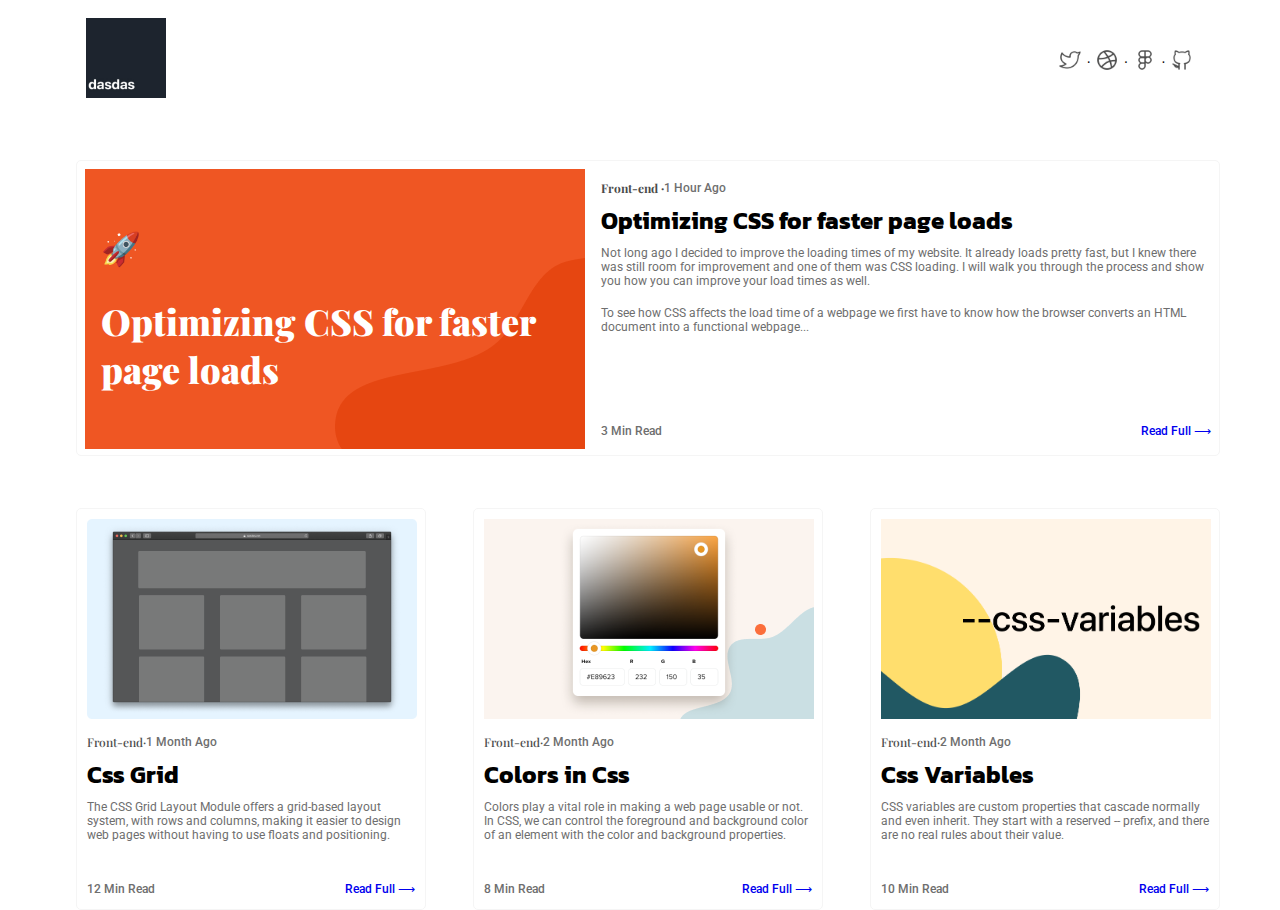
<file: corn/simpleBlogHomePage/index.html>
<!DOCTYPE html>
<html lang="en">

<head>
  <meta charset="utf-8" />
  <title>Simple Blog Home Page</title>
  <link rel="stylesheet" href="styles.css" />
  <link rel="preconnect" href="https://fonts.googleapis.com">
  <link rel="preconnect" href="https://fonts.gstatic.com" crossorigin>
  <link href="https://fonts.googleapis.com/css2?family=Playfair+Display:wght@900&display=swap" rel="stylesheet">
  <link href="https://fonts.googleapis.com/css2?family=Roboto:wght@400;500&display=swap" rel="stylesheet">
  <link href="https://fonts.googleapis.com/css2?family=Kanit:wght@900&display=swap" rel="stylesheet">
</head>

<body>
  <header class="header-padding">
    <a href="./"><img src="./img/logo.png" alt="dasdas" height="80px" width="80px"></a>
    <div class="social">
      <a href="https://twitter.com/"><img src="./img/twitter.png" alt="twitter" height="24px" width="24px"></a>
      &dot;
      <a href="https://dribbble.com/"><img src="./img/dribbble.png" alt="dribbble" height="24px" width="24px"></a>
      &dot;
      <a href="https://figma.com/"><img src="./img/figma.png" alt="figma" height="24px" width="24px"></a>
      &dot;
      <a href="github.com"><img src="./img/github.png" alt="github" height="24px" width="24px"></a>
    </div>
  </header>
  <main>
    <div class="container border">
      <img class="img-optimization-css" src="./img/large1.png" alt="Optimizing CSS for faster
       page loads">
      <div class="rocket">&#128640;</div>
      <div class="optimizing-css">Optimizing CSS for faster
        page loads</div>
      <p class="front-end-big front-end text-big">Front-end &centerdot;<span
          class="time_ago read-full"> 1 Hour Ago</span>
      </p>
      <h2 class="text-big">Optimizing CSS for faster page loads </h2>
      <p class="text text-big">Not long ago I decided to improve the loading times of my website. It
        already loads pretty fast, but I knew there was still room for improvement
        and one of them was CSS loading. I will walk you through the process and
        show you how you can improve your load times as well.</p>
      <br>
      <p class="text text-big">To see how CSS affects the load time of a webpage we first have to know
        how the browser converts an HTML document into a functional webpage...</p>
      <span class="time_ago read-full position-time-ago-big time-ago-float">3 Min Read</span>
      <a class="read-full position-read-full-big read-full-float" href="#">Read Full &#10230;</a>
    </div>
    <div class="position-thee-card">
    <article class="border position first-card">
      <img class="img-wh" src="./img/mini.png" alt="mini">
      <p class="front-end-small front-end">Front-end&centerdot;<span
          class="time_ago read-full">1 Month Ago</span></p>
      <h2>Css Grid</h2>
      <p class="text">The CSS Grid Layout Module offers a grid-based layout system, with rows
        and columns, making it easier to design web pages without having to use
        floats and positioning.</p>
      <span class="time_ago read-full position-time-ago time-ago-float">12 Min Read</span>
      <a class="read-full position-read-full read-full-float" href="#">Read Full &#10230;</a>
    </article>
    <article class="border position position-center-block">
      <img class="img-wh" src="./img/colors-in-css 1.png" alt="color in css">
      <p class="front-end-small front-end">Front-end&centerdot;<span
          class="time_ago read-full">2 Month Ago</span></p>
      <h2>Colors in Css</h2>
      <p class="text">Colors play a vital role in making a web page usable or not. In CSS, we
        can control the foreground and background color of an element with the
        color and background properties.</p>
      <span class="time_ago read-full position-time-ago time-ago-float">8 Min Read</span>
      <a class="read-full position-read-full read-full-float" href="#">Read Full &#10230;</a>
    </article>
    <article class="border position last-card">
      <img class="img-wh" src="./img/css variables.png" alt="css variables">
      <p class="front-end-small front-end">Front-end&centerdot;<span
          class="time_ago read-full">2 Month Ago</span></p>
      <h2>Css Variables</h2>
      <p class="text">CSS variables are custom properties that cascade normally and even
        inherit. They start with a reserved -- prefix, and there are no real
        rules about their value.</p>
      <span class="read-full time_ago position-time-ago time-ago-float">10 Min Read</span>
      <a class="read-full position-read-full read-full-float" href="#">Read Full &#10230;</a>
    </article>
  </div>
  </main>
</body>

</html>
</file>
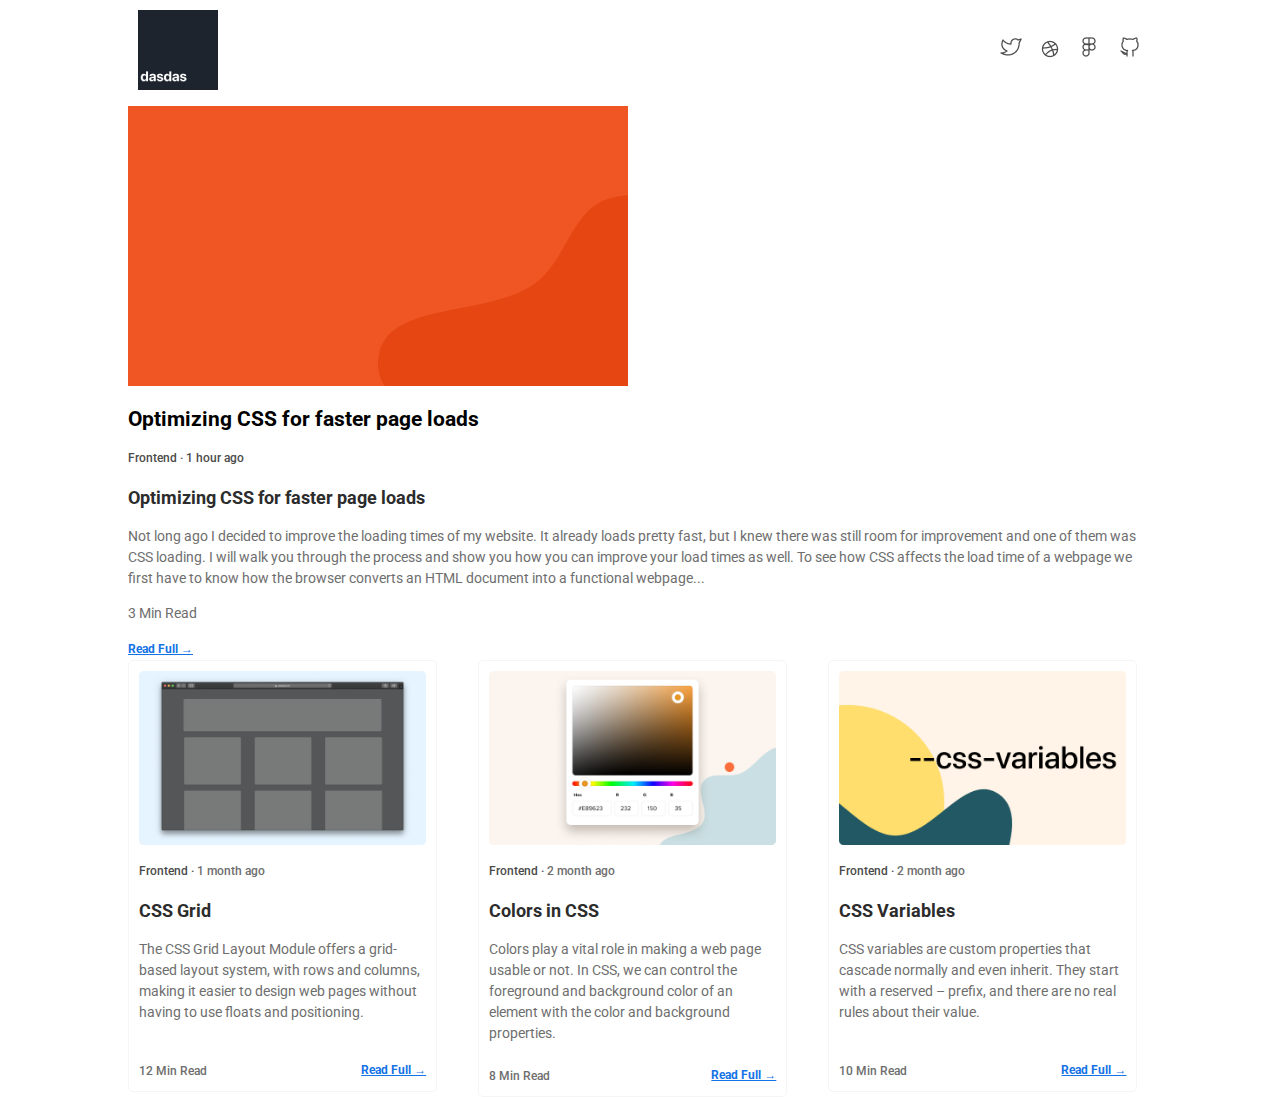
<file: gleb/simpleBlogHomePage/index.html>
<!DOCTYPE html>
<html lang="en">
  <head>
    <meta charset="utf-8" />
    <title>Simple Blog Home Page</title>
    <link rel="preconnect" href="https://fonts.googleapis.com" />
    <link rel="preconnect" href="https://fonts.gstatic.com" crossorigin />
    <link
      href="https://fonts.googleapis.com/css2?family=Playfair+Display:wght@900&family=Roboto:wght@400;700;900&display=swap"
      rel="stylesheet"
    />
    <link rel="stylesheet" href="base.css" />
    <link rel="stylesheet" href="blog.css" />
  </head>
  <body>
    <header class="main">
      <a href="/">
        <img
          src="images/logo.png"
          alt="Simple Blog Home Page Logo"
          title="Simple Blog Home Page Logo"
        />
      </a>
      <nav>
        <ul>
          <li>
            <a
              href="https://twitter.com"
              target="_blank"
              rel="noopener noreferrer"
            >
              <img src="./images/twitter.png" alt="Twitter" title="Twitter" />
            </a>
          </li>
          <li>
            <a
              href="https://dribble.com"
              target="_blank"
              rel="noopener noreferrer"
            >
              <img src="./images/dribble.png" alt="Dribble" title="Dribble" />
            </a>
          </li>
          <li>
            <a
              href="https://figma.com"
              target="_blank"
              rel="noopener noreferrer"
            >
              <img src="./images/figma.png" alt="Figma" title="Figma" />
            </a>
          </li>
          <li>
            <a
              href="https://github.com"
              target="_blank"
              rel="noopener noreferrer"
            >
              <img src="./images/github.png" alt="Github" title="Github" />
            </a>
          </li>
        </ul>
      </nav>
    </header>
    <main>
      <section class="hero-article">
        <h2 class="hidden">Main Article</h2>
        <article>
          <div>
            <img
              src="./images/optimising.png"
              alt="Optimizing CSS for faster page loads Image"
              title="Optimizing CSS for faster page loads Image"
            />
            <h2>Optimizing CSS for faster page loads</h2>
          </div>
          <section>
            <header>
              <h4>Frontend · <time datetime="19:00">1 hour ago</time></h4>
              <h3>Optimizing CSS for faster page loads</h3>
            </header>
            <p>
              Not long ago I decided to improve the loading times of my website.
              It already loads pretty fast, but I knew there was still room for
              improvement and one of them was CSS loading. I will walk you
              through the process and show you how you can improve your load
              times as well. To see how CSS affects the load time of a webpage
              we first have to know how the browser converts an HTML document
              into a functional webpage...
            </p>
          </section>
          <footer>
            <p class="min-read">3 Min Read</p>
            <a href="#" class="link">Read Full &rarr;</a>
          </footer>
        </article>
      </section>
      <section class="articles-list">
        <h2 class="hidden">List of Articles</h2>
        <article class="card">
          <header>
            <img
              src="./images/mini.png"
              alt="CSS Grid Article Image"
              title="CSS Grid Article Image"
            />
            <h4>Frontend · <time datetime="2021-06-01">1 month ago</time></h4>
            <h3>CSS Grid</h3>
          </header>
          <p>
            The CSS Grid Layout Module offers a grid-based layout system, with
            rows and columns, making it easier to design web pages without
            having to use floats and positioning.
          </p>
          <footer>
            <em class="min-read">12 Min Read</em>
            <a href="#">Read Full &rarr;</a>
          </footer>
        </article>
        <article class="card">
          <header>
            <img
              src="./images/colors.png"
              alt="Colors in CSS Image"
              title="Colors in CSS Image"
            />
            <h4>Frontend · <time datetime="2021-05-01">2 month ago</time></h4>
            <h3>Colors in CSS</h3>
          </header>
          <p>
            Colors play a vital role in making a web page usable or not. In CSS,
            we can control the foreground and background color of an element
            with the color and background properties.
          </p>
          <footer>
            <em class="min-read">8 Min Read</em>
            <a href="#">Read Full &rarr;</a>
          </footer>
        </article>
        <article class="card">
          <header>
            <img
              src="./images/vars.png"
              alt="CSS Variables Image"
              title="CSS Variables Image"
            />
            <h4>Frontend · <time datetime="2021-05-01">2 month ago</time></h4>
            <h3>CSS Variables</h3>
          </header>
          <p>
            CSS variables are custom properties that cascade normally and even
            inherit. They start with a reserved – prefix, and there are no real
            rules about their value.
          </p>
          <footer>
            <em class="min-read">10 Min Read</em>
            <a href="#">Read Full &rarr;</a>
          </footer>
        </article>
      </section>
    </main>
  </body>
</html>
</file>
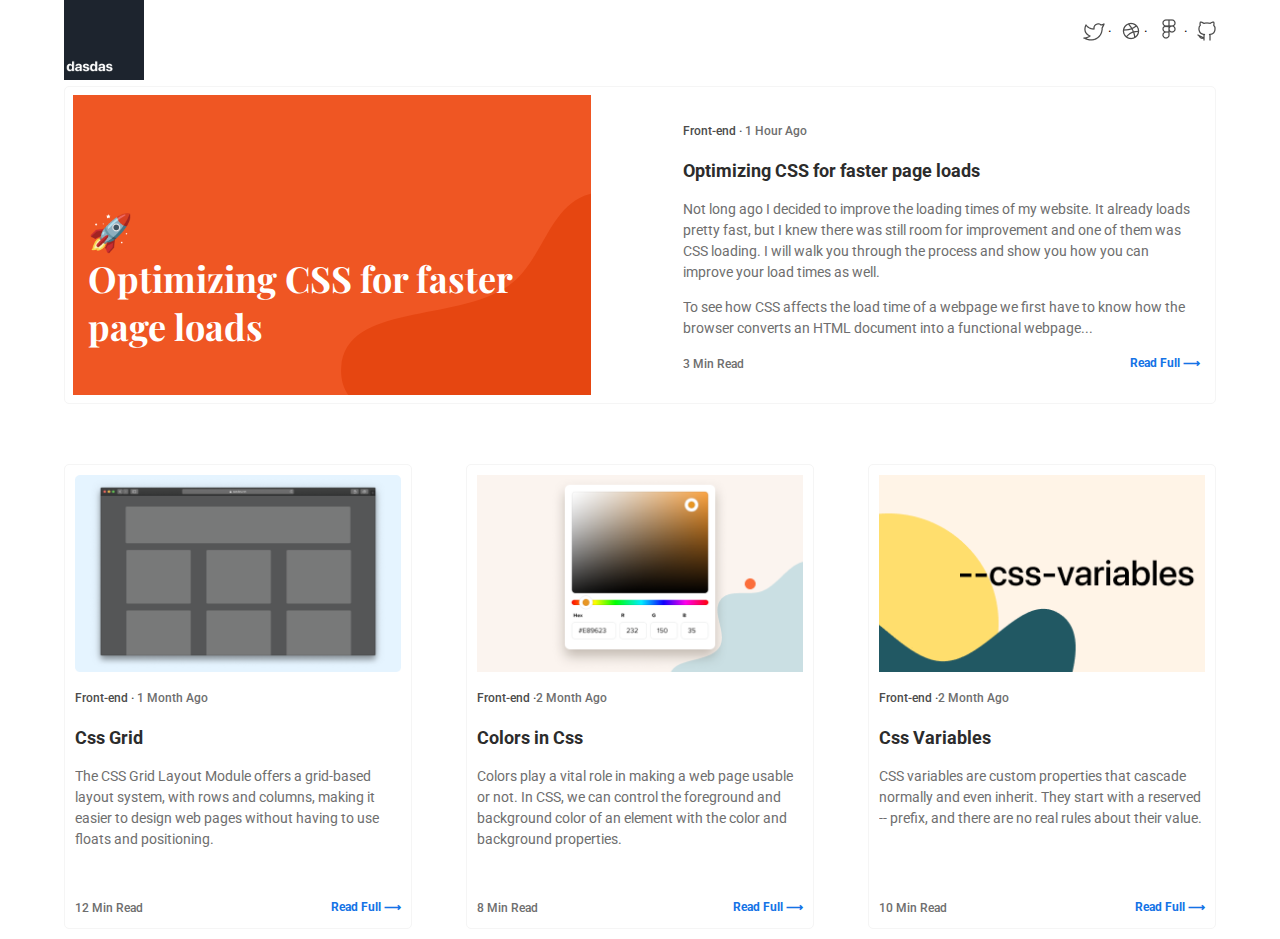
<file: juri/simpleBlogHomePage/index.html>
<!DOCTYPE html>
<html lang="en">
  <head>
    <meta name="viewport" content="width=device-width,initial-scale=1" />
    <meta charset="utf-8" />
    <title>Simple Blog Home Page</title>
    <link rel="stylesheet" href="styles.css" />
    <link rel="stylesheet" href="responsive.css" />
    <link rel="preconnect" href="https://fonts.googleapis.com" />
    <link rel="preconnect" href="https://fonts.gstatic.com" crossorigin />
    <link
      href="https://fonts.googleapis.com/css2?family=Playfair+Display:wght@900&family=Roboto:wght@400;700&display=swap"
      rel="stylesheet"
    />
  </head>
  <body>
    <header class="header">
      <a href="/">
        <img
          src="logo.svg"
          alt="Simple Blog Home Page Logo"
          title="Simple Blog Home Page Logo"
        />
      </a>
      <nav>
        <ul>
          <li>
            <a
              href="https://twitter.com/"
              target="_blank"
              rel="noopener noreferrer"
            >
              <img src="twitter.png" alt="twitter" title="twitter" />
            </a>
          </li>
          &dot;
          <li>
            <a
              href="https://twitter.com/"
              target="_blank"
              rel="noopener noreferrer"
            >
              <img src="dribbble.png" alt="Drible" title="drible" />
            </a>
          </li>
          &dot;
          <li>
            <a
              href="https://figma.com/"
              target="_blank"
              rel="noopener noreferrer"
            >
              <img src="figma.png" alt="Figma" title="figma" />
            </a>
          </li>
          &dot;
          <li>
            <a
              href="https://github.com/yogahub"
              target="_blank"
              rel="noopener noreferrer"
            >
              <img src="github.png" alt="GitHub" title="github" />
            </a>
          </li>
        </ul>
      </nav>
    </header>
    <main>
      <section class="main-article">
        <h2 class="hidden">Main Article</h2>
        <article class="bg-card">
          <div class="img-main-article">
            <h2>
              <div>🚀</div>
              Optimizing CSS for faster page loads
            </h2>
          </div>
          <section class="main-article-text">
            <header>
              <h4>
                Front-end &centerdot; <time datetime="19:00">1 Hour Ago</time>
              </h4>
              <h3>Optimizing CSS for faster page loads</h3>
            </header>
            <p>
              Not long ago I decided to improve the loading times of my website.
              It already loads pretty fast, but I knew there was still room for
              improvement and one of them was CSS loading. I will walk you
              through the process and show you how you can improve your load
              times as well.
            </p>
            <p>
              To see how CSS affects the load time of a webpage we first have to
              know how the browser converts an HTML document into a functional
              webpage...
            </p>
            <footer>
              <em class="min-read">3 Min Read</em>
              <a href="#">Read Full &#10230;</a>
            </footer>
          </section>
        </article>
      </section>
      <section class="articles-list">
        <h2 class="hidden">List</h2>
        <article class="card">
          <header>
            <img
              src="css_grid.png"
              alt="CSS Grid Article Image"
              title="CSS Grid Article Image"
            />
            <h4>
              Front-end &centerdot;
              <time datetime="2021-07-08">1 Month Ago</time>
            </h4>
            <h3>Css Grid</h3>
          </header>
          <p>
            The CSS Grid Layout Module offers a grid-based layout system, with
            rows and columns, making it easier to design web pages without
            having to use floats and positioning.
          </p>
          <footer>
            <em class="min-read">12 Min Read</em>
            <a href="#">Read Full &#10230;</a>
          </footer>
        </article>
        <article class="card">
          <header>
            <img
              src="colors_css.png"
              alt="Colors in CSS Image"
              title="Colors in CSS Image"
            />
            <h4>
              Front-end &centerdot;<time datetime="2021-07-08"
                >2 Month Ago</time
              >
            </h4>
            <h3>Colors in Css</h3>
          </header>
          <p>
            Colors play a vital role in making a web page usable or not. In CSS,
            we can control the foreground and background color of an element
            with the color and background properties.
          </p>
          <footer>
            <em class="min-read">8 Min Read</em>
            <a href="#">Read Full &#10230;</a>
          </footer>
        </article>
        <article class="card">
          <header>
            <img
              src="css_variables.png"
              alt="CSS Variables Image"
              title="CSS Variables Image"
            />
            <h4>
              Front-end &centerdot;<time datetime="2021-07-08"
                >2 Month Ago</time
              >
            </h4>
            <h3>Css Variables</h3>
          </header>
          <p>
            CSS variables are custom properties that cascade normally and even
            inherit. They start with a reserved -- prefix, and there are no real
            rules about their value.
          </p>
          <footer>
            <em class="min-read">10 Min Read</em>
            <a href="#">Read Full &#10230;</a>
          </footer>
        </article>
      </section>
    </main>
  </body>
</html>
</file>
<file: corn/simpleBlogHomePage/styles.css>
:root {
  --h2-font-family: "Kanit", serif;
  --html-background-color: #fff;
  --rocket-size: 48px;
  --rocket-width: var(--rocket-size);
  --rocket-height: var(--rocket-size);
  --front-end-optimizing-css-font-family: "Playfair Display", serif;
  --optimizing-css-color: #ffffff;
  --border: 1px solid #f5f5f5;
  --read-full-text-font-family: "Roboto", serif;
  --text-ago-text-color: #6e6e6e;
  --front-end-color: #4b4b4b;
}

.container,
.container--css-variables {
  position: relative;
}

.container {
  height: 296px;
  margin-top: 48px;
  padding: 8px;
}

.container,
.header-padding,
.position {
  box-sizing: border-box;
}

.container,
html,
.position-thee-card {
  width: 1144px;
}

.header-padding,
.position {
  padding: 10px;
}

a {
  text-decoration: none;
}

h2 {
  font-family: var(--h2-font-family);
  margin: 8px 0px;
}

html {
  height: 100px;
  margin: 0 auto;
  background-color: var(--html-background-color);
}

.rocket,
.optimizing-css {
  position: absolute;
}

.rocket,
.text-big,
.front-end-small {
  display: flex;
}

.rocket {
  width: var(--rocket-width);
  height: var(--rocket-height);
  left: 24px;
  top: 64px;
  line-height: 57px;
  align-items: center;
  font-size: 200%;
}

.front-end,
.optimizing-css {
  font-family: var(--front-end-optimizing-css-font-family);
}

.optimizing-css {
  width: 434px;
  height: 96px;
  left: 24px;
  top: 136px;
  font-style: normal;
  font-weight: 900;
  font-size: 36px;
  line-height: 48px;
  color: var(--optimizing-css-color);
}

.border {
  border: var(--border);
  border-radius: 5px;
}

.img-optimization-css {
  width: 500px;
  height: 280px;
  float: left;
  box-sizing: content-box;
}

.img-wh {
  width: 330px;
  height: 200px;
}

.social {
  margin-top: 30px;
}

.position {
  width: 350px;
  height: 402px;
}

.first-card {
  margin-right: 43px;
}

.position-thee-card {
  margin-top: 52px;
}

.front-end-big {
  font-weight: 700;
}

.read-full,
.text,
.front-end {
  font-size: 12px;
  line-height: 14px;
}

.read-full,
.text {
  font-family: var(--read-full-text-font-family);
}

.time_ago,
.text {
  color: var(--text-ago-text-color);
}

.text {
  font-weight: 400;
  margin: 0;
}

.text-big {
  padding-left: 16px;
}

.front-end-small,
.read-full {
  font-weight: 500;
}

.front-end {
  color: var(--front-end-color);
  margin-bottom: 0;
}

.position-read-full-big,
.position-time-ago-big {
  margin-top: 90px;
}

.read-full-float,
.last-card,
.social {
  float: right;
}

.position-read-full,
.position-time-ago {
  margin-top: 40px;
}

.position-time-ago-big {
  margin-left: 16px;
}

.time-ago-float,
.position {
  display: inline-block;
}
</file>
<file: gleb/simpleBlogHomePage/base.css>
:root {
  --font-family-playfair: "Playfair Display", serif;
  --font-family-roboto: "Roboto", sans-serif;
  --base-line-height: 21px;

  --color-black: #2c2c2c;
  --color-black-20: #6e6e6e;
  --color-black-30: #4b4b4b;
  --color-blue: #1473e6;
  --color-gray: #f5f5f5;

  font-size: 14px;
  font-family: var(--font-family-roboto);
  font-weight: 400;
  line-height: var(--base-line-height);
}

/*--- COMMON ---*/
body {
  margin: 0 10% 0 10%;
}

ul {
  margin: 0;
  list-style: none;
}

/*--- TYPOGRAPHY ---*/
h3 {
  font-weight: 700;
  font-size: 1.285rem;
  color: var(--color-black);
}

h4 {
  font-weight: 500;
  font-size: 0.85rem;
  color: var(--color-black-30);
}

p {
  color: var(--color-black-20);
}

.link {
  color: var(--color-blue);
  font-weight: 700;
  font-size: 0.857rem;
}

/*--- UTILS ---*/
.hidden {
  position: absolute;
  top: -9999px;
  left: -9999px;
}

.clear {
  clear: both;
}
</file>
<file: gleb/simpleBlogHomePage/blog.css>
/*--- HEADER ---*/
header.main {
  padding: 10px;
  clear: both;
}

header.main nav {
  float: right;
  padding: 25px 0;
}

header.main nav ul li {
  display: inline-block;
  margin-left: 1em;
}

/*--- HERO ARTICLE ---*/
/*--- TODO ---*/

/*--- ARTICLE CARD ---*/
article.card {
  border: 1px solid var(--color-gray);
  border-radius: 5px;
}

article.card header {
  margin: 10px 10px 0 10px;
}

article.card header img {
  display: block;
  width: 100%;
}

article.card header h4 {
  margin: 16px 0 8px 0;
}

article.card header h4 time {
  color: var(--color-black-20);
}

article.card p {
  margin: 8px 10px 21px 10px;
  display: -webkit-box;
  -webkit-line-clamp: 5;
  -webkit-box-orient: vertical;
  overflow: hidden;
  min-height: 100px;
}

article.card footer {
  margin: 0 10px 10px 10px;
}

article.card footer .min-read {
  color: var(--color-black-20);
  font-size: 0.857rem;
  font-weight: 500;
  font-style: normal;
  line-height: 14px;
}

article.card footer a {
  color: var(--color-blue);
  font-weight: 700;
  font-size: 0.857rem;
  display: block;
  float: right;
}

/*--- ARTICLE LIST ---*/

.articles-list article.card {
  float: left;
  width: 30%;
}

.articles-list article.card:nth-child(3) {
  margin: 0 4%;
}
</file>
<file: juri/simpleBlogHomePage/styles.css>
:root {
  --font-family-roboto: "Roboto", sans-serif;
  --font-family-playfair: "Playfair Display", serif;
  --base-line-height: 21px;
  --color-black: #2c2c2c;
  --color-white: #ffffff;
  --color-black-20: #6e6e6e;
  --color-black-30: #4b4b4b;
  --color-blue-link: #1473e6;
  --color-border-gray: #f5f5f5;

  font-family: var(--font-family-roboto);
  font-size: 14px;
  font-weight: 400;
  line-height: var(--base-line-height);
  --article-card-lines: 4;
  --main-article-card-lines: 7;
}

/*--COMMON--*/
body {
  width: 90%;
  margin: 0 auto;
}

ul {
  margin: 0;
  list-style: none;
}

/*--TYPOGRAPHY--*/
h2 {
  font-family: var(--font-family-playfair);
  line-height: calc(var(--base-line-height) * 2.285);
  font-size: 2.571rem;
}

h3 {
  font-weight: 700;
  font-size: 1.285rem;
  color: var(--color-black);
}

h4 {
  font-weight: 500;
  font-size: 0.857rem;
  color: var(--color-black-30);
}

p {
  color: var(--color-black-20);
}

.link {
  color: var(--color-blue);
  font-weight: 700;
  font-size: 0.57rem;
}

/*--UTILS--*/
.hidden {
  position: absolute;
  top: -9999px;
  left: -9999px;
}

/*--HEADER--*/

header.header nav {
  float: right;
  padding: 17px 0px;
}

header.header nav ul li {
  display: inline-block;
  margin-left: 0.5em;
}

/*--MAIN ARTICLE--*/
.bg-card {
  display: flex;
  flex-direction: row;
  flex-wrap: wrap;
  justify-content: space-between;
  align-items: center;
}

section.main-article {
  border: 1px solid;
  border-radius: 5px;
  color: var(--color-border-gray);
  margin-bottom: 60px;
}

section.main-article .img-main-article {
  position: relative;
  background: orange url(img_header_background.svg) no-repeat;
  background-size: cover;
  width: 45%;
  height: 300px;
  margin: 8px;
}

section.main-article .img-main-article h2 {
  color: var(--color-white);
  position: absolute;
  bottom: 15px;
  left: 15px;
}

section.main-article-text {
  margin: 10px 15px 15px 15px;
  float: right;
  width: 45%;
}

section.main-article-text header time {
  color: var(--color-black-20);
}

section.main-article-text header h4 {
  margin: 10px 0 8px 0;
}

section.main-article p {
  display: -webkit-box;
  -webkit-line-clamp: 7;
  -webkit-box-orient: vertical;
  overflow: hidden;
  min-height: calc(var(--line-height-base) * var(--main-article-card-lines));
}

section.main-article footer .min-read {
  margin: 10px 10px 10px 0;
  color: var(--color-black-20);
  font-weight: 500;
  font-size: 0.857rem;
  font-style: normal;
  line-height: 0.666rem;
}

section.main-article footer a {
  color: var(--color-blue-link);
  font-weight: 700;
  font-size: 0.857rem;
  float: right;
  display: block;
  text-decoration: none;
}

/*--ARTICLE CARD--*/
.articles-list {
  display: flex;
  flex-direction: row;
  flex-wrap: wrap;
  justify-content: space-between;
}

article.card {
  border: 1px solid var(--color-border-gray);
  border-radius: 5px;
  margin-bottom: 10px;
}

article.card header {
  margin: 10px 10px 0 10px;
}
article.card header img {
  display: block;
  width: 100%;
}

article.card header h4 time {
  color: var(--color-black-20);
}

article.card header h4 {
  margin: 16px 0 8px 0;
}

article.card p {
  display: -webkit-box;
  -webkit-line-clamp: 5;
  -webkit-box-orient: vertical;
  overflow: hidden;
  min-height: 110px;
  margin: 8px 10px 21px 10px;
}

article.card footer {
  margin: 0 10px 10px 10px;
}

article.card footer .min-read {
  color: var(--color-black-20);
  font-weight: 500;
  font-size: 0.857rem;
  font-style: normal;
  line-height: 0.666rem;
}

article.card footer a {
  color: var(--color-blue-link);
  font-weight: 700;
  font-size: 0.857rem;
  float: right;
  display: block;
  text-decoration: none;
}

/*--article list--*/

.articles-list article.card {
  width: 30%;
}
</file>
<file: juri/simpleBlogHomePage/responsive.css>
/*--RESPONSIVE--*/
@media screen and (min-device-width: 320px) and (max-device-width: 767px) {
    .articles-list article.card,
    section.main-article .img-main-article,
    section.main-article-text {
      width: 100%;
    }
  }
  
  
  @media only screen and (min-device-width: 768px) and (max-device-width: 1024px) {
    .articles-list article.card {
      width: 45%;
    }
    .articles-list article.card:nth-last-of-type(2) {
      margin-right: 0;
    }
  }
</file>
